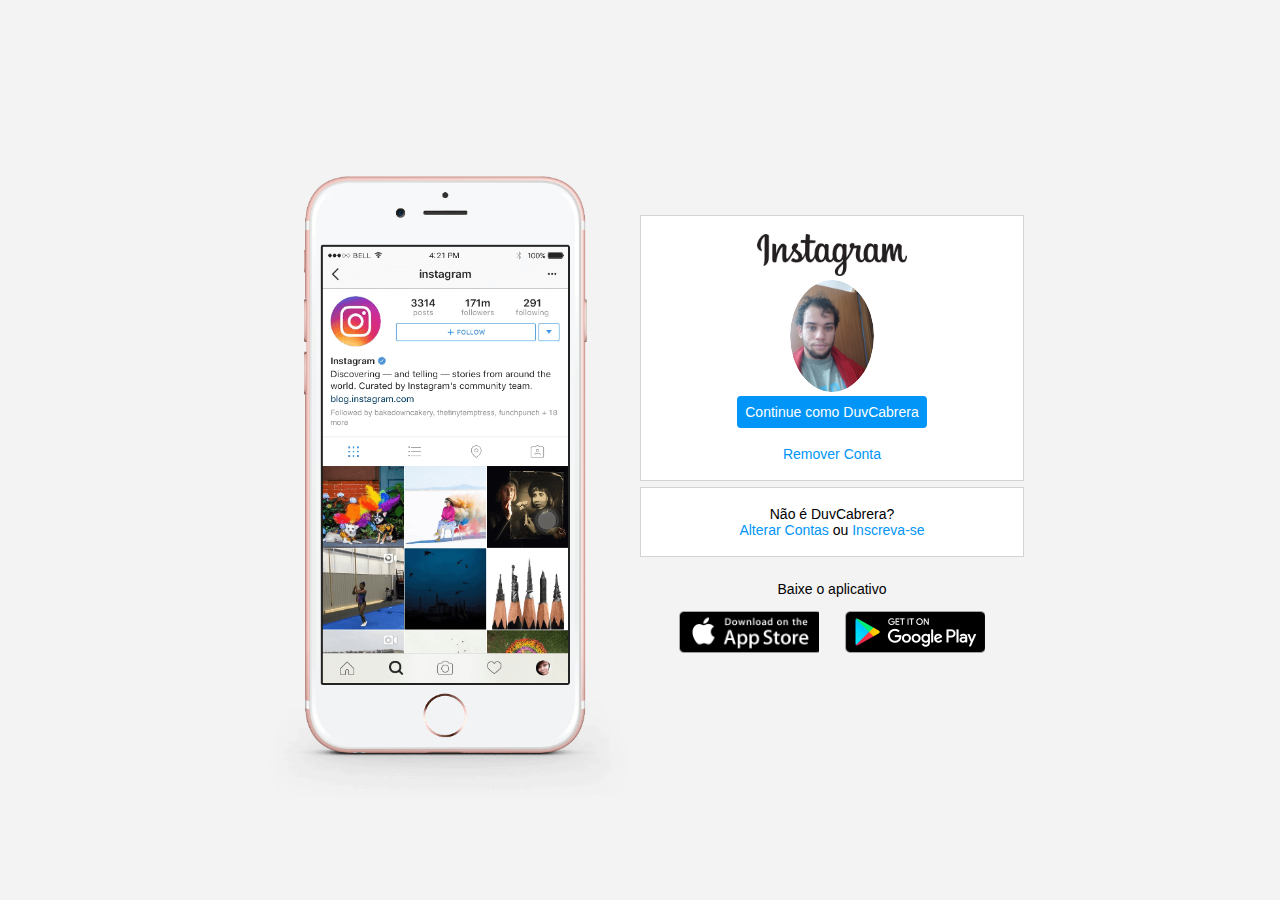
<file: Flexbox/index.html>
<!DOCTYPE html>
<html lang="en">
    <head>
        <meta charset="UTF-8">
        <meta name="viewport" content="width=device-width, initial-scale=1.0">
        <link rel="stylesheet" href="style.css">
        <title>instagram</title>    
    </head>
    <body>
        <div class="instagram-wrapper">
            <div class="instagram-phone">
                <img src="./img/instagram-celular.png" alt="celular">
            </div>
            <div class="instagram-continue">
                <div class="group">
                    <img src="./img/instagram-logo.png" class="instagram-logo" alt="instagram logo">
                    <div class="profile-photo">
                        <img src="./img/intagram-photo.jpg" alt="foto de perfil" class="profile-photo">                        
                    </div>
                    <a href="#" class="instagram-login">Continue como DuvCabrera</a>
                    <a href="#" class="instagram-logout">Remover Conta</a>
                </div>
                <div class="group">
                    <p class="not-account">Não é DuvCabrera?</p>
                    <p class="not-account">
                        <span class="link-blue">Alterar Contas</span>
                        ou
                        <span class="link-blue">Inscreva-se</span>
                    </p>
                </div>
                <div class="get-the-app">
                    <p class="get-app">Baixe o aplicativo</p>
                    <div class="download">
                        <a href="#" class="app-download"></a>
                        <a href="#" class="app-download"></a>
                    </div>
                </div>
            </div>   
        </div>
    </body>
    </html>
</file>
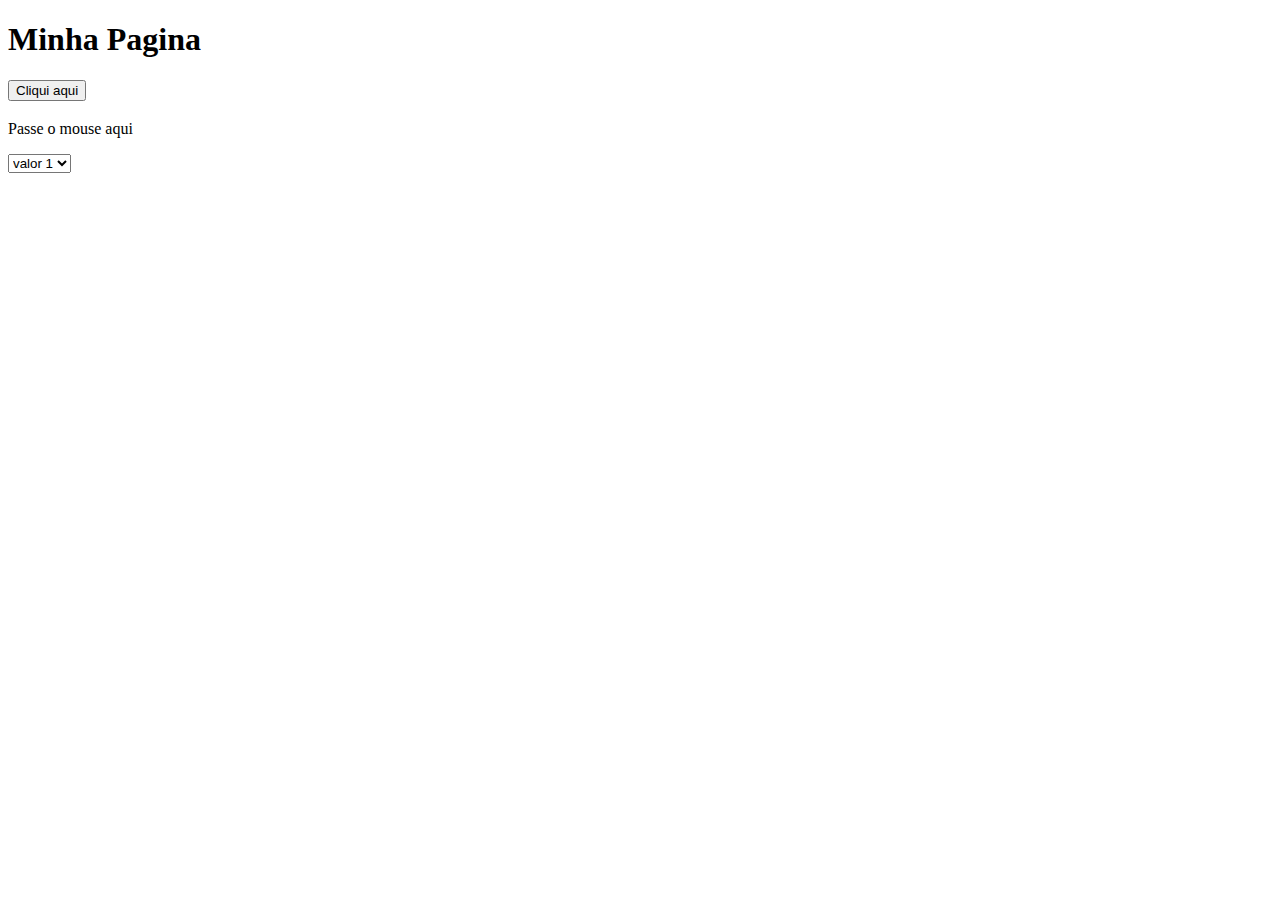
<file: JS/index.html>
<!DOCTYPE html>
<html lang = "pt-br">
    <head>
        <meta charset="UTF-8">
        <title>Minha Pagina</title>
        <script type="text/javascript" src="js/main.js"></script>
    </head>

    <body onload="load()">
        <h1>Minha Pagina</h1>

        <button type="button" onclick="agradecimento()">Cliqui aqui</button>

        <h3 id="agradecimento" onclick="redirecionar()" ></h3>
        <p id="passe" onmouseover="passarMouse(this)" onmouseout= "voltar(this)">Passe o mouse aqui</p>
    
        <select onchange="changeValue(this)">
            <option value="1">valor 1</option>
            <option value="2">valor 2</option>
            <option value="3">valor 3</option>
            <option value="4">valor 4</option>
        </select>
    </body>
</html>
</file>
<file: Flexbox/style.css>
* {
    padding: 0;
    margin: 0;
    box-sizing: border-box;
    text-decoration: none;
    font-family: sans-serif;
    font-size: 14px;
}

body {
    width: 100%;
    min-height: 100vh;
    background-color: rgb(243,243,243);
    margin: 0;
    padding: 0;
    display: flex;
    justify-content: center;
}

.instagram-wrapper {
    display: flex;
    align-items: center;
    justify-content: start;
    width: 60%;
    height: 100vh;
}

.instagram-phone {
    display: flex;
    align-items: center;
    justify-content: center;
    width: 50%;
}

.instagram-phone img {
    height: 50rem;
}

.instagram-continue {
    display: flex;
    align-items: center;
    justify-content: space-around;
    flex-direction: column;
    width: 50%;
    min-height: 34rem;
}

.group {
    display: flex;
    justify-content: space-between;
    align-items: center;
    flex-direction: column;
    background-color: #ffff;
    width: 100%;
    padding: 1.3rem 0;
    border: 1px solid lightgray;
}

.group:nth-child(1) {
    min-height: 19rem;
}

.instagram-logo {
    height: 3rem;
}

.profile-photo {
    display: flex;
    justify-content: center;
    align-items: center;
    border-radius: 50%;
    overflow: hidden;
} 

.profile-photo img {
    width: 6rem;
}

.instagram-login {
    background-color: #0095f6;
    color: #ffff;
    padding: 8px;
    border-radius: 4px;
}

.instagram-logout {
    color: #0095f6;
    margin-top: 1rem;
}

.not-account {
    color: rbg( 160, 160, 160);
}

.link-blue {
    color: #0095f6;
}

.get-the-app {
    display: flex;
    flex-direction: column;
    align-items: center;
    justify-content: center;
    width: 100%;
    padding: 1.3rem 0;
}

.download {
    display: flex;
    width: 100%;
    justify-content: space-evenly;
    align-items: center;
    padding: 1rem;
}

.app-download {
    height: 3rem;
    width: 10rem;
    background-size: cover;
}

.app-download:nth-child(1) {
    background-image: url('./img/apple-button.png');
}

.app-download:nth-child(2) {
    background-image: url('./img/googleplay-button.png');
}

/* media queries */

@media (max-width: 1024px) {
    .instagram-wrapper {
        width: 90%;
    }
}

@media (max-width: 650px) {
    .body {
        background-color: #ffff;
    }

    .group {
        border: 1px solid transparent
    }

    .instagram-wrapper{
        width: 90%;
    }

    .instagram-phone {
        display: none;
    }

    .instagram-continue {
        width: 100%;
    }
}
</file>
